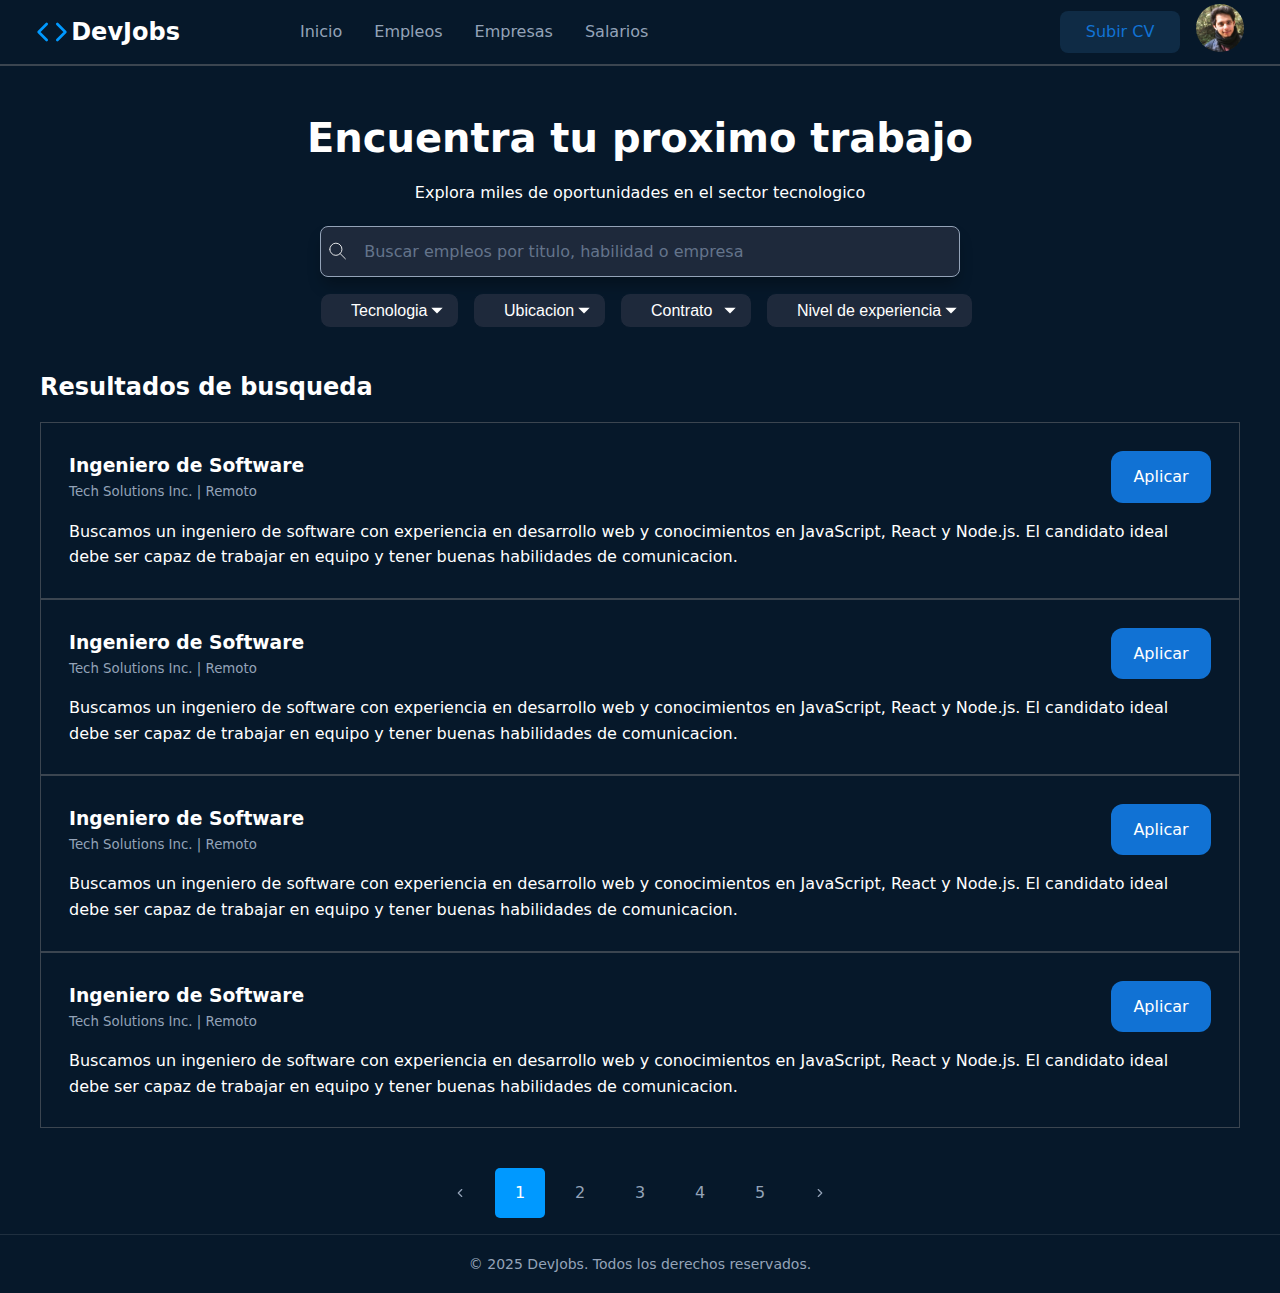
<file: 01-ejercicio-html-css/empleos.html>
<!DOCTYPE html>
<html lang="en">
  <head>
    <meta charset="UTF-8" />
    <meta name="viewport" content="width=device-width, initial-scale=1.0" />
    <title>Empleos</title>
    <link rel="stylesheet" href="./empleos-style.css" />
  </head>
  <body>
    <header class="header-main">
      <div id="container-logo-nav">
        <h2>
          <svg
            fill="none"
            stroke="currentColor"
            stroke-linecap="round"
            stroke-linejoin="round"
            stroke-width="2"
            viewBox="0 0 24 24"
            xmlns="http://www.w3.org/2000/svg"
          >
            <polyline points="16 18 22 12 16 6"></polyline>
            <polyline points="8 6 2 12 8 18"></polyline>
          </svg>
          DevJobs
        </h2>
        <nav>
          <a href="/">Inicio</a>
          <a href="">Empleos</a>
          <a href="">Empresas</a>
          <a href="">Salarios</a>
        </nav>
      </div>
      <div>
        <a href="">Subir CV</a>
        <a href="#"
          ><img id="header-avatar" src="./me2.jpg" width="48" alt=""
        /></a>
      </div>
    </header>
    <hr>
    <main>
      <section id="input-section-search">
        <div id="text-control-section">
          <h1>Encuentra tu proximo trabajo</h1>
          <p>Explora miles de oportunidades en el sector tecnologico</p>
        </div>
        <form action="">
          <div id="input-search">
            <svg
              xmlns="http://www.w3.org/2000/svg"
              width="24"
              height="24"
              viewBox="0 0 24 24"
              fill="none"
              stroke="currentColor"
              stroke-width="1"
              stroke-linecap="round"
              stroke-linejoin="round"
              class="icon icon-tabler icons-tabler-outline icon-tabler-search"
            >
              <path stroke="none" d="M0 0h24v24H0z" fill="none" />
              <path d="M10 10m-7 0a7 7 0 1 0 14 0a7 7 0 1 0 -14 0" />
              <path d="M21 21l-6 -6" />
            </svg>
            <input
              required
              type="search"
              placeholder="Buscar empleos por titulo, habilidad o empresa"
            />
          </div>
          <div id="input-searchs">
              <select id="tecnologia" name="tecnologia">
                <option value="Tecnologia" selected>Tecnologia</option>
                <option value="React">React</option>
                <option value="Javascript">Javascript</option>
                <option value="Python">Python</option>
              </select>
            <select id="ubicacion" name="ubicacion">
              <option value="ubicacion" selected>Ubicacion</option>
              <option value="mexico">Mexico</option>
              <option value="espana">Espania</option>
              <option value="Chile">Chile</option>
              <option value="audi">Audi</option>
            </select>
            <select id="contrato" name="contrato">
              <option value="contrato" selected>Contrato</option>
              <option value="parcial">Parcial</option>
              <option value="temporal">Temporal</option>
              <option value="indefinido">Indefinido</option>
            </select>
            <select id="experiencia" name="experiencia">
              <option value="experiencia" selected>Nivel de experiencia</option>
              <option value="saab">Junior</option>
              <option value="fiat">Mid</option>
              <option value="audi">Senior</option>
            </select>
          </div>
        </form>
      </section>
      <section>
        <h2>Resultados de busqueda</h2>
        <div id="container-grid-list">
          <div class="card-position">
            <div class="card-position-top">
              <div class="card-position-text">
                <h3>Ingeniero de Software</h3>
                <small>Tech Solutions Inc. | Remoto</small>
              </div>
              <button>Aplicar</button>
            </div>
            <div id="card-position-description">
              <p>
                Buscamos un ingeniero de software con experiencia en desarrollo
                web y conocimientos en JavaScript, React y Node.js. El candidato
                ideal debe ser capaz de trabajar en equipo y tener buenas
                habilidades de comunicacion.
              </p>
            </div>
          </div>
          <div class="card-position">
            <div class="card-position-top">
              <div class="card-position-text">
                <h3>Ingeniero de Software</h3>
                <small>Tech Solutions Inc. | Remoto</small>
              </div>
              <button>Aplicar</button>
            </div>
            <div id="card-position-description">
              <p>
                Buscamos un ingeniero de software con experiencia en desarrollo
                web y conocimientos en JavaScript, React y Node.js. El candidato
                ideal debe ser capaz de trabajar en equipo y tener buenas
                habilidades de comunicacion.
              </p>
            </div>
          </div>
          <div class="card-position">
            <div class="card-position-top">
              <div class="card-position-text">
                <h3>Ingeniero de Software</h3>
                <small>Tech Solutions Inc. | Remoto</small>
              </div>
              <button>Aplicar</button>
            </div>
            <div id="card-position-description">
              <p>
                Buscamos un ingeniero de software con experiencia en desarrollo
                web y conocimientos en JavaScript, React y Node.js. El candidato
                ideal debe ser capaz de trabajar en equipo y tener buenas
                habilidades de comunicacion.
              </p>
            </div>
          </div>
          <div class="card-position">
            <div class="card-position-top">
              <div class="card-position-text">
                <h3>Ingeniero de Software</h3>
                <small>Tech Solutions Inc. | Remoto</small>
              </div>
              <button>Aplicar</button>
            </div>
            <div id="card-position-description">
              <p>
                Buscamos un ingeniero de software con experiencia en desarrollo
                web y conocimientos en JavaScript, React y Node.js. El candidato
                ideal debe ser capaz de trabajar en equipo y tener buenas
                habilidades de comunicacion.
              </p>
            </div>
          </div>
        </div>
        
        
      </section>
      <div id="paginacion">
        <a>
          <svg
            xmlns="http://www.w3.org/2000/svg"
            width="14"
            height="14"
            viewBox="0 0 24 24"
            fill="none"
            stroke="currentColor"
            stroke-width="2"
            stroke-linecap="round"
            stroke-linejoin="round"
            class="icon icon-tabler icons-tabler-outline icon-tabler-chevron-left"
          >
            <path stroke="none" d="M0 0h24v24H0z" fill="none" />
            <path d="M15 6l-6 6l6 6" />
          </svg>
        </a>
        <a href="#" class="is-active">1</a>
        <a>2</a>
        <a>3</a>
        <a>4</a>
        <a>5</a>
        <a>
          <svg
            xmlns="http://www.w3.org/2000/svg"
            width="14"
            height="14"
            viewBox="0 0 24 24"
            fill="none"
            stroke="currentColor"
            stroke-width="2"
            stroke-linecap="round"
            stroke-linejoin="round"
            class="icon icon-tabler icons-tabler-outline icon-tabler-chevron-right"
          >
            <path stroke="none" d="M0 0h24v24H0z" fill="none" />
            <path d="M9 6l6 6l-6 6" />
          </svg>
        </a>
      </div>
    </main>
    <footer>
      <small>&copy; 2025 DevJobs. Todos los derechos reservados.</small>
    </footer>
  </body>
</html>
</file>
<file: 01-ejercicio-html-css/empleos-style.css>
:root {
  --primary: #3b4550;
  --primary-dark: #0a3d66;
  --primary-hover: #0d5ba8;
  --primary-light: #09f;
  --background: #06182a;
  --text-primary: #ffffff;
  --text-secondary: #cbd5e1;
  --text-muted: #94a3b8;
  --border: rgba(255, 255, 255, 0.1);
  --card-bg: #1e293b;
  --shadow: rgba(0, 0, 0, 0.3);
  --input-bg: #1e293b;
  --hsla-example: hsla(210, 100%, 56%, 1);
}

* {
  margin: 0;
  padding: 0;
  box-sizing: border-box;
}

@font-face {
  font-family: "Inter Variable";
  font-style: normal;
  font-display: swap;
  font-weight: 100 900;
  src: url(https://cdn.jsdelivr.net/fontsource/fonts/inter:vf@latest/latin-wght-normal.woff2)
    format("woff2-variations");
  unicode-range: U+0000-00FF, U+0131, U+0152-0153, U+02BB-02BC, U+02C6, U+02DA,
    U+02DC, U+0304, U+0308, U+0329, U+2000-206F, U+20AC, U+2122, U+2191, U+2193,
    U+2212, U+2215, U+FEFF, U+FFFD;
}

body {
  font-family: system-ui;
  background-color: var(--background);
  color: var(--text-primary);
  min-height: 100vh;
  display: flex;
  flex-direction: column;
  line-height: 1.6;
}

hr {
  border: 1px solid var(--primary);
}

.header-main {
  display: flex;
  padding: 0 36px;
  justify-content: space-between;
  align-items: center;
  background-color: var(--background);
  height: 4rem;

  #container-logo-nav {
    display: flex;
    gap: 120px;
  }

  h2 {
    display: flex;
    align-items: center;
    gap: 0.2rem;
    color: var(--text-primary);
  }

  svg {
    width: 2rem;
    height: 2rem;
    color: var(--primary-light);
  }

  nav {
    display: flex;
    gap: 2rem;
    a {
      color: var(--text-muted);
      text-decoration: none;
      font-weight: 500;

      &:hover {
        color: var(--primary-light);
      }
    }
  }

  div {
    display: flex;
    gap: 1rem;
    justify-content: space-between;
    align-items: center;

    & > a:nth-child(1) {
      height: 50%;
      color: #1172d4;
      text-decoration: none;
      padding: 0.5rem 1.6rem;
      background-color: #0f2b45;
      border-radius: 0.5rem;
      font-weight: 500;
    }
  }
}

#header-avatar {
  color: var(--text-secondary);
  background-color: var(--input-bg);
  text-decoration: none;
  border-radius: 100%;
}

/* Main Section */
main {
  display: flex;
  flex-direction: column;
  gap: 40px;
  justify-content: center;
  align-items: center;

  & section:nth-child(1) {
    margin-top: 40px;
    display: flex;
    flex-direction: column;
    align-items: center;
    gap: 20px;
    width: 100%;

    #text-control-section {
      display: flex;
      flex-direction: column;
      gap: 10px;
      align-items: center;
    }

    h1 {
      font-size: 2.5rem;
    }

    form {
      max-width: 42rem;
      width: 100%;
      padding-inline: 1rem;

      & div:nth-child(1) {
        border: 1px solid var(--text-muted);
        display: flex;
        align-items: center;
        background-color: var(--input-bg);
        border-radius: 0.5rem;
        box-shadow: 0 10px 15px -3px var(--shadow);
        padding: 0.2rem;
        gap: 0.5rem;
        min-width: 250px;

        svg {
          padding-left: 0.2rem;
        }

        & input[type="search"] {
          flex: 1;
          background: transparent;
          border: none;
          outline: none;
          color: var(--text-primary);
          padding: 0.75rem 0.5rem;
          font-size: 1rem;
          font-family: inherit;
          width: 100%;

          &::placeholder {
            color: #64748b;
          }
        }
      }

      & div:nth-child(2) {
        padding-top: 16px;
        display: flex;
        justify-content: baseline;
        gap: 14px;

        & select {
          color: var(--text-primary);
          padding: 8px 30px;
          font-size: 1rem;
          background-color: var(--card-bg);
          outline: none;
          border: 1px solid var(--background);
          border-radius: 10px;
          appearance: none;
          background-image: url("data:image/svg+xml;utf8,<svg fill='white' height='14' width='14' xmlns='http://www.w3.org/2000/svg'><path d='M2 5l5 5 5-5z'/></svg>");
          background-repeat: no-repeat;
          background-position: right 0.8rem center; /* move arrow left/right */
          background-size: 1rem; /* scale the arrow */
        }

        /* .select-container {
          position: relative;
          display: inline-block;

          &::after {
            content: "▼";
            font-size: 0.8rem;
            color: white;
            position: absolute;
            right: 0.5rem; /* move this to control arrow position */
        /* top: 50%;
            transform: translateY(-50%);
            pointer-events: none; */
      }
    }
  }

  & section:nth-child(2) {
    display: flex;
    flex-direction: column;
    align-items: flex-start;
    justify-content: center;

    h2 {
      padding-bottom: 16px;
    }

    #container-grid-list {
      max-width: 1200px;
      border-radius: 8px;
      list-style: none;

      display: grid;
      grid-template-columns: 1fr;
      grid-auto-rows: auto;

      .card-position {
        padding: 28px;
        border: 1px solid var(--primary);
        display: flex;
        flex-direction: column;
        gap: 16px;
      }

      .card-position-top {
        display: flex;
        justify-content: space-between;

        button {
          padding: 0rem 1.2rem;
          width: 100px;
          border-radius: 12px;
          background-color: #1172d4;
          color: var(--text-primary);
          font-weight: 500;
          border: none;
          cursor: pointer;
          transition: all 0.2s;
          font-family: inherit;
          font-size: 1rem;
          white-space: nowrap;

          &:active {
            background-color: #4caf50;
            pointer-events: none;
          }
        }
      }

      .card-position-text {
        display: flex;
        flex-direction: column;

        small {
          color: var(--text-muted);
        }
      }

      .card-position-description {
        color: var(--text-secondary);
      }
    }
  }

  #paginacion {
    display: flex;
    align-items: center;
    justify-content: center;
    gap: 10px;
    margin-bottom: 16px;

    a {
      display: flex;
      justify-content: center; /* centra horizontalmente */
      align-items: center; /* centra verticalmente */
      border-radius: 5px;
      width: 50px;
      height: 50px;
      text-decoration: none;
      color: var(--text-muted);
      transition: all 0.3s;

      &:hover,
      &:focus {
        background-color: var(--text-primary);
      }

      &:active {
        transform: scale(0.9);
      }

      &.is-active {
        background-color: var(--primary-light);
        pointer-events: none;
        color: var(--text-primary);
      }
    }
  }
}

footer {
  background-color: var(--background);
  border-top: 1px solid var(--border);
  text-align: center;
  padding: 16px;
  small {
    color: var(--text-muted);
    font-size: 0.875rem;
  }
}

form {
  max-width: 750px;
}

@media (0px <= width <= 580px) {
  .header-main {
    flex-direction: column;
    padding: 16px;
    height: auto;

    #container-logo-nav {
      gap: 10px;
      flex-direction: column;
    }
    nav {
      gap: 1rem;
    }
  }

  #text-control-section {
    width: 100%;
    padding: 0 1rem; /* agregar padding lateral */
    flex-wrap: wrap;
    gap: 0.5rem;

    h1,
    p {
      text-align: center;
    }

    h1 {
      font-size: 1.5rem;
    }

    p {
      font-size: 1rem;
    }
  }

  #paginacion {
    flex-wrap: wrap;
  }

  #input-searchs {
    flex-direction: column;
    gap: 10px;
    align-items: center;

    select {
      max-width: 220px;
    }
  }
}
</file>
